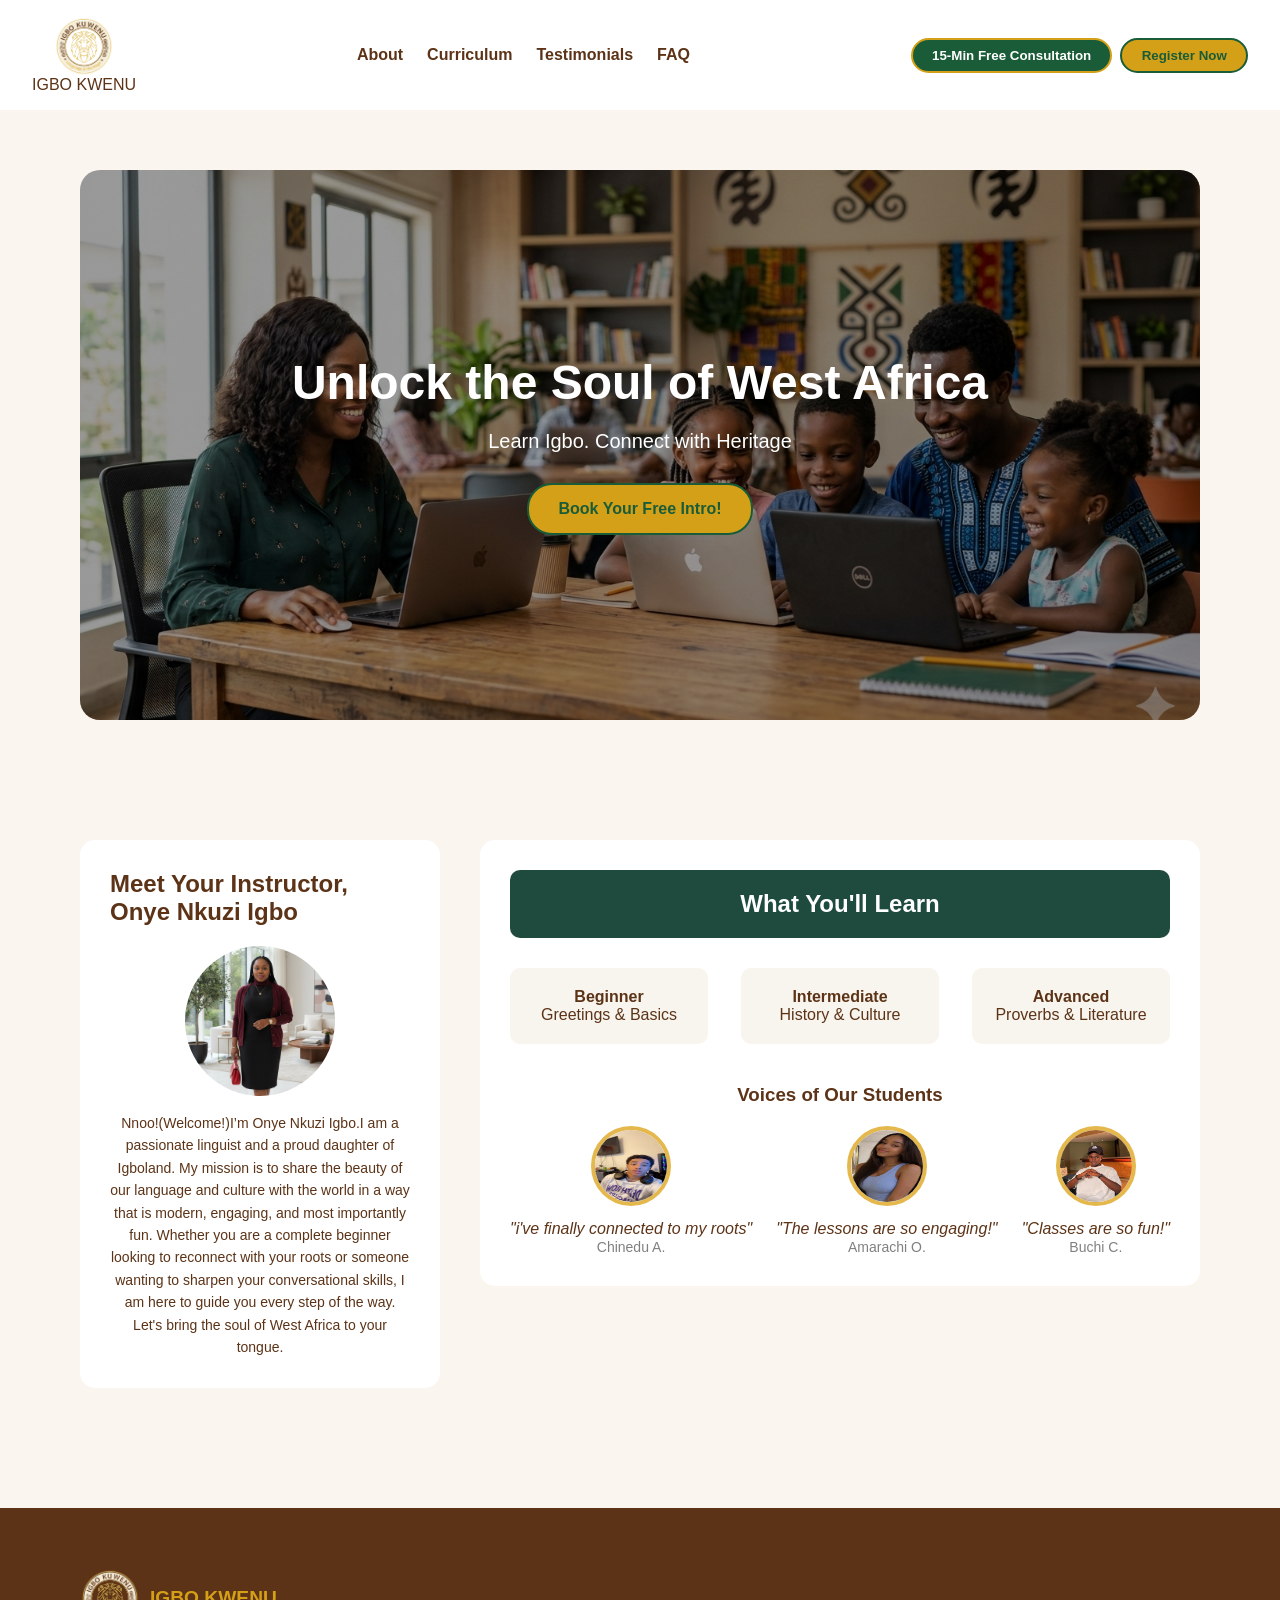
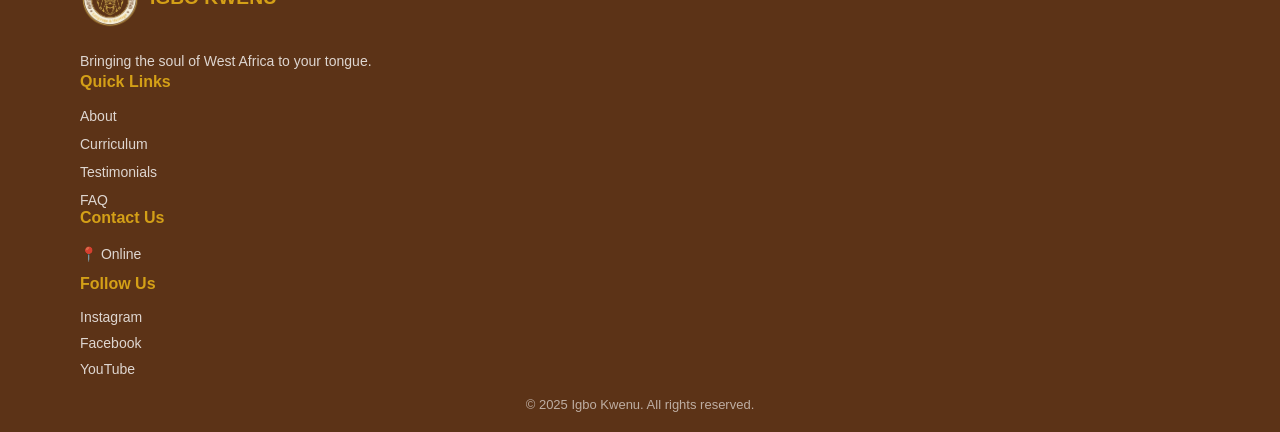
<file: index.htm>
<!DOCTYPE html>
<html lang="en">
<head>
    <meta charset="UTF-8">
    <meta name="viewport" content="width=device-width, initial-scale=1.0">
    <title>Learn Igbo with Ijeoma</title>
    <link rel="stylesheet" href="style.css">
    <script src="script.js"></script>
    <link rel="shortcut icon" href="LIWI.png" type="image/x-icon">
</head>
<body>
    <!-- Navbar -->
    <header>
        <nav class="navbar">
            <div class="logo">
                <img src="LIWI.png" alt="IGBO KWENU" />
                <div class="company-name">IGBO KWENU</div>
            </div>
            <ul>
                <li><a href="#">About</a></li>
                <li><a href="#curriculum">Curriculum</a></li>
                <li><a href="#testimonials">Testimonials</a></li>
                <li><a href="#">FAQ</a></li>
            </ul>
            <div class="nav-buttons">
                <button class="btn-outline">
                    <a href="Consultation.html">15-Min Free Consultation</a>
                </button>
                <button class="btn-primary">
                    <a href="Registration.html">Register Now</a>
                </button>
            </div>
        </nav>
    </header>

    <!-- HERO SECTION -->
    <section class="hero-section">
        <div class="hero-container">
            <div class="hero-content">
                <h1>Unlock the Soul of West Africa</h1>
                <p>Learn Igbo. Connect with Heritage</p>
                <button class="btn-primary">
                    <a href="Consultation.html"><strong>Book Your Free Intro!</strong></a>
                </button>
            </div>
        </div>
    </section>

    <section class="info-section">

    <!-- Instructor Card -->
    <div class="instructor-card">
        <h2>Meet Your Instructor, Onye Nkuzi Igbo</h2>

        <div class="instructor-content">
            <img src="Instructor.jpg" alt="Instructor">

            <p>
                Nnoo!(Welcome!)I’m Onye Nkuzi Igbo.I am a passionate linguist and a proud daughter of Igboland. My mission is to share the beauty of our language and culture with the world in a way that is modern, engaging, and most importantly fun.
                Whether you are a complete beginner looking to reconnect with your roots or someone wanting to sharpen your conversational skills, I am here to guide you every step of the way.
                Let's bring the soul of West Africa to your tongue.
            </p>
        </div>
    </div>


    <!-- Learning Card -->
     <section id="curriculum">
        <div class="learn-card">

        <h2 class="learn-title">What You'll Learn</h2>

        <div class="learn-boxes">

            <div class="box">
                <h4>Beginner</h4>
                <p>Greetings & Basics</p>
            </div>

            <div class="box">
                <h4>Intermediate</h4>
                <p>History & Culture</p>
            </div>

            <div class="box">
                <h4>Advanced</h4>
                <p>Proverbs & Literature</p>
            </div>

        </div>
        <section id="testimonials">
          <h3 class="student-title">Voices of Our Students</h3>

        <div class="students">

            <div class="student">
                <img src="dent.jpg">
                <p>"i've finally connected to my roots"</p>
                <span>Chinedu A.</span>
            </div>

            <div class="student">
                <img src="stu.webp">
                <p>"The lessons are so engaging!"</p>
                <span>Amarachi O.</span>
            </div>

            <div class="student">
                <img src="kid.jpg">
                <p>"Classes are so fun!"</p>
                <span>Buchi C.</span>
            </div>

        </div>  
        </section>
     </section>

    </div>

</section>

<footer>
    <div class="footer-brand">
    <div class="footer-logo">
        <img src="LIWI.png" alt="IGBO KWENU">
        <div class="company-name">IGBO KWENU</div>
    </div>
    <p>Bringing the soul of West Africa to your tongue.</p>
</div>

        <div class="footer-links">
            <h4>Quick Links</h4>
            <ul>
                <li><a href="#">About</a></li>
                <li><a href="#curriculum">Curriculum</a></li>
                <li><a href="#testimonials">Testimonials</a></li>
                <li><a href="#">FAQ</a></li>
            </ul>
        </div>

        <div class="footer-contact">
            <h4>Contact Us</h4>
            <p>📍 Online</p>
        </div>

        <div class="footer-social">
            <h4>Follow Us</h4>
            <div class="social-icons">
                <a href="https://www.instagram.com/ijeemi/?hl=en">Instagram</a>
                <a href="#">Facebook</a>
                <a href="https://www.youtube.com/@OnyeNkuzi_igbo">YouTube</a>
            </div>
        </div>
    </div>

    <div class="footer-bottom">
        <p>© 2025 Igbo Kwenu. All rights reserved.</p>
    </div>

</footer>    
</body>

</html>
</file>
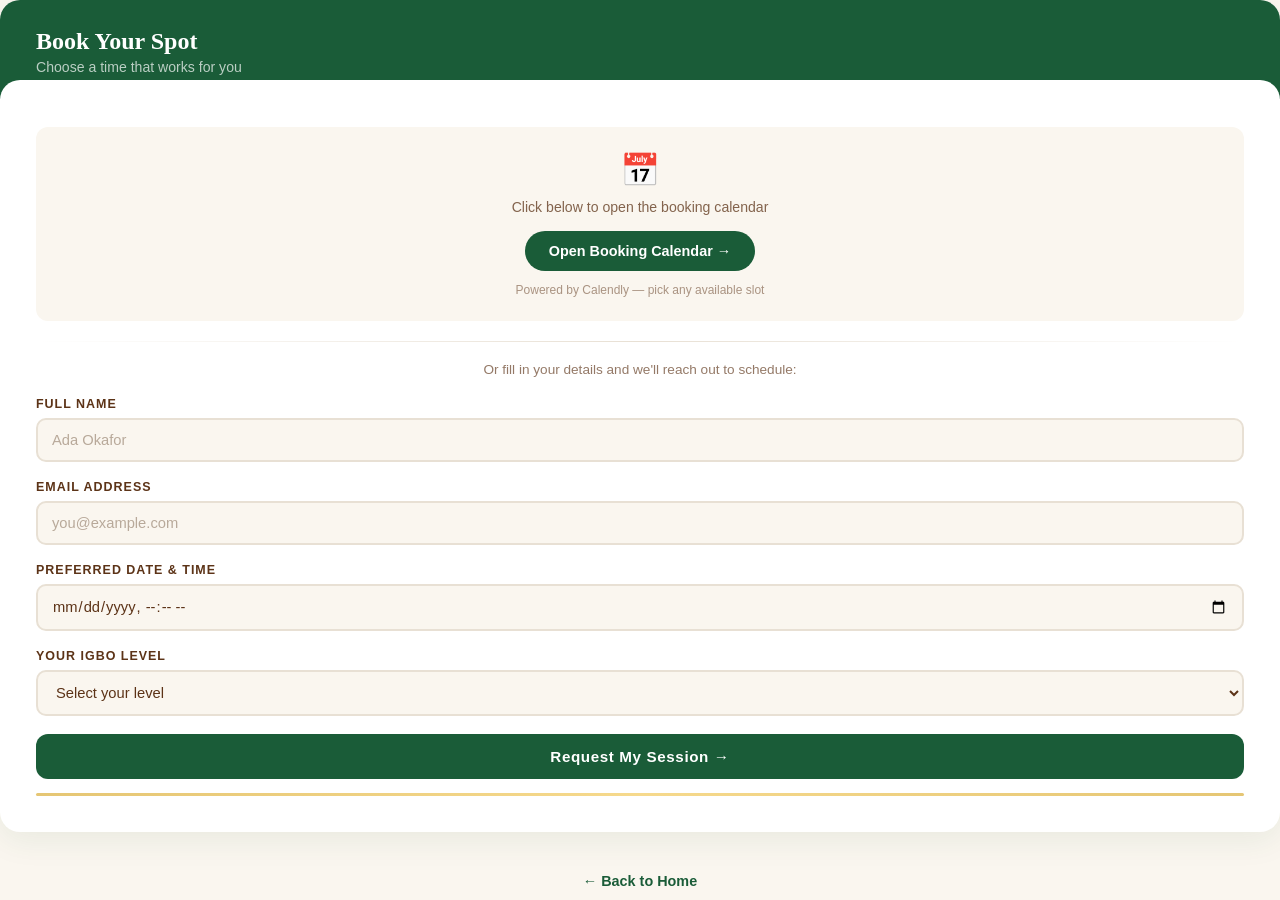
<file: Consultation.html>
<!DOCTYPE html>
<html lang="en">
<head>
    <meta charset="UTF-8">
    <meta name="viewport" content="width=device-width, initial-scale=1.0">
    <title>15 Minutes Consultation</title>
    <link rel="shortcut icon" href="LIWI.png" type="image/x-icon">
    <link rel="stylesheet" href="Consultation.css">
    <script src="Consultation.js"></script>
</head>
<body>
    <!-- RIGHT — Booking Card -->
            <div class="booking-card">
                <div class="booking-header">
                    <h2>Book Your Spot</h2>
                    <p>Choose a time that works for you</p>
                </div>

                <div class="booking-body">
                    <div class="calendly-placeholder">
                        <div class="calendly-icon">📅</div>
                        <p>Click below to open the booking calendar</p>
                        <a href="YOUR_CALENDLY_LINK" target="_blank" class="btn-book">
                            Open Booking Calendar →
                        </a>
                        <span class="calendly-note">Powered by Calendly — pick any available slot</span>
                    </div>

                    <div class="divider"></div>

                    <p class="or-text">Or fill in your details and we'll reach out to schedule:</p>

                    <form id="consultForm">
                        <div class="form-group">
                            <label for="name">Full Name</label>
                            <input type="text" id="name" name="name" placeholder="Ada Okafor" required>
                        </div>
                        <div class="form-group">
                            <label for="email">Email Address</label>
                            <input type="email" id="email" name="email" placeholder="you@example.com" required>
                        </div>
                        <div class="form-group">
                            <label for="datetime">Preferred Date & Time</label>
                            <input type="datetime-local" id="datetime" name="datetime" required>
                        </div>
                        <div class="form-group">
                            <label for="level">Your Igbo Level</label>
                            <select id="level" name="level">
                                <option value="">Select your level</option>
                                <option value="beginner">Complete Beginner</option>
                                <option value="some">I know a few words</option>
                                <option value="intermediate">Intermediate</option>
                                <option value="reconnecting">Reconnecting with heritage</option>
                            </select>
                        </div>
                        <button type="submit" class="btn-submit">Request My Session →</button>
                        <div class="gold-bar"></div>
                    </form>
                </div>
            </div>

        </div>

        <!-- BACK LINK -->
        <div class="back-link">
            <a href="index.htm">← Back to Home</a>
        </div>

    </main>
</body>
</html>
</file>
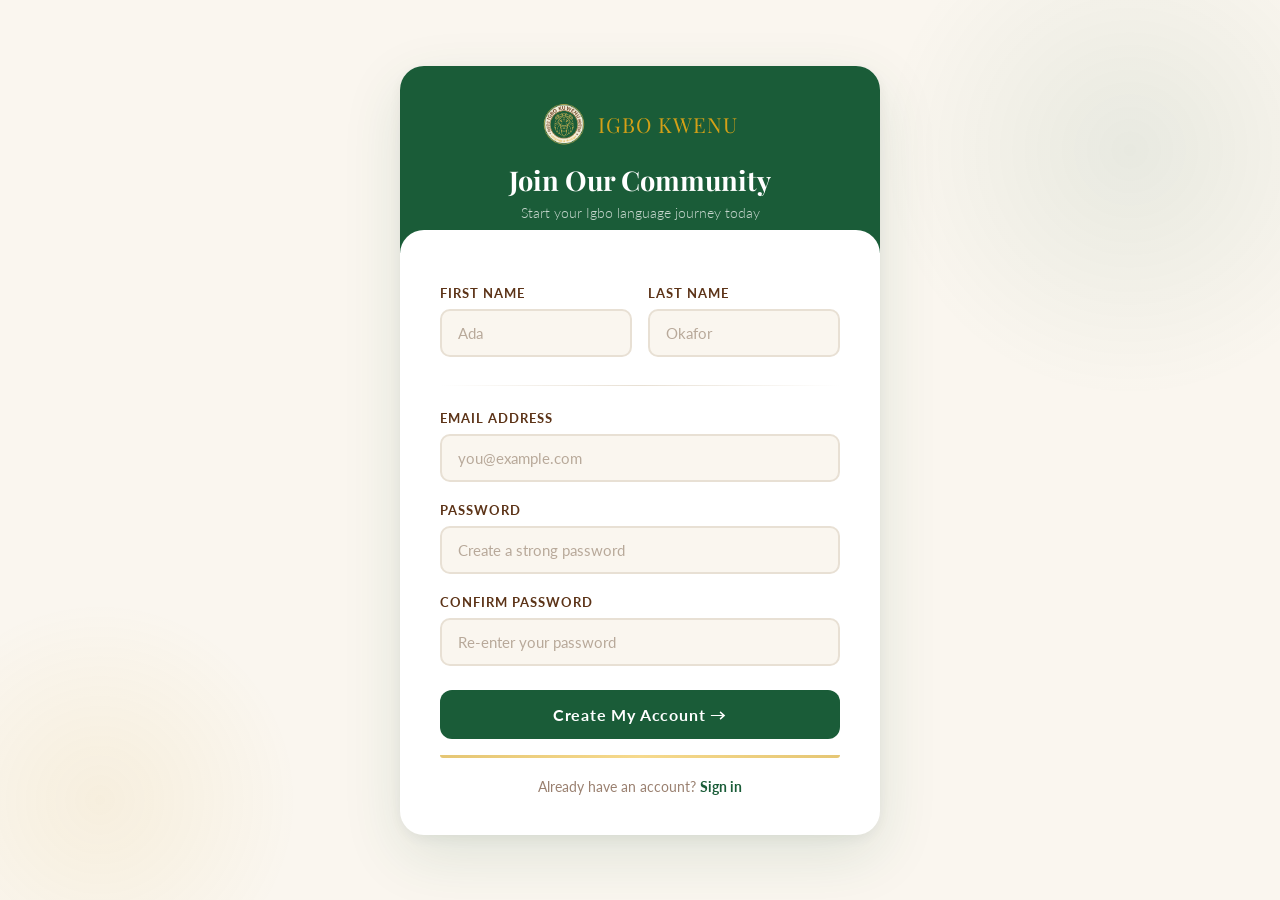
<file: Registration.html>
<!DOCTYPE html>
<html lang="en">
<head>
    <meta charset="UTF-8">
    <meta name="viewport" content="width=device-width, initial-scale=1.0">
    <title>Registration — Igbo Kwenu</title>
    <link rel="shortcut icon" href="LIWI.png" type="image/x-icon">
    <link href="https://fonts.googleapis.com/css2?family=Playfair+Display:wght@500;700&family=Lato:wght@300;400;700&display=swap" rel="stylesheet">
    <link rel="stylesheet" href="registration.css">
    <script src="registration.js"></script>
</head>
<body>

    <div class="registration-card">

        <div class="card-header">
            <div class="brand">
                <img src="LIWI.png" alt="Igbo Kwenu Logo">
                <span class="brand-name">IGBO KWENU</span>
            </div>
            <h1>Join Our Community</h1>
            <p>Start your Igbo language journey today</p>
        </div>

        <div class="card-body">
            <form action="submit_registration.php" method="post">

                <div class="form-row">
                    <div class="form-group">
                        <label for="firstname">First Name</label>
                        <input type="text" id="firstname" name="firstname" placeholder="Ada" required>
                    </div>
                    <div class="form-group">
                        <label for="lastname">Last Name</label>
                        <input type="text" id="lastname" name="lastname" placeholder="Okafor" required>
                    </div>
                </div>

                <div class="divider"></div>

                <div class="form-group">
                    <label for="email">Email Address</label>
                    <input type="email" id="email" name="email" placeholder="you@example.com" required>
                </div>

                <div class="form-group">
                    <label for="password">Password</label>
                    <input type="password" id="password" name="password" placeholder="Create a strong password" required>
                </div>

                <div class="form-group">
                    <label for="confirm_password">Confirm Password</label>
                    <input type="password" id="confirm_password" name="confirm_password" placeholder="Re-enter your password" required>
                </div>

                <button type="submit" class="btn-register">Create My Account →</button>
                <div class="gold-bar"></div>

            </form>

            <p class="login-link">Already have an account? <a href="signin.html">Sign in</a></p>
        </div>

    </div>

</body>
</html>
</file>
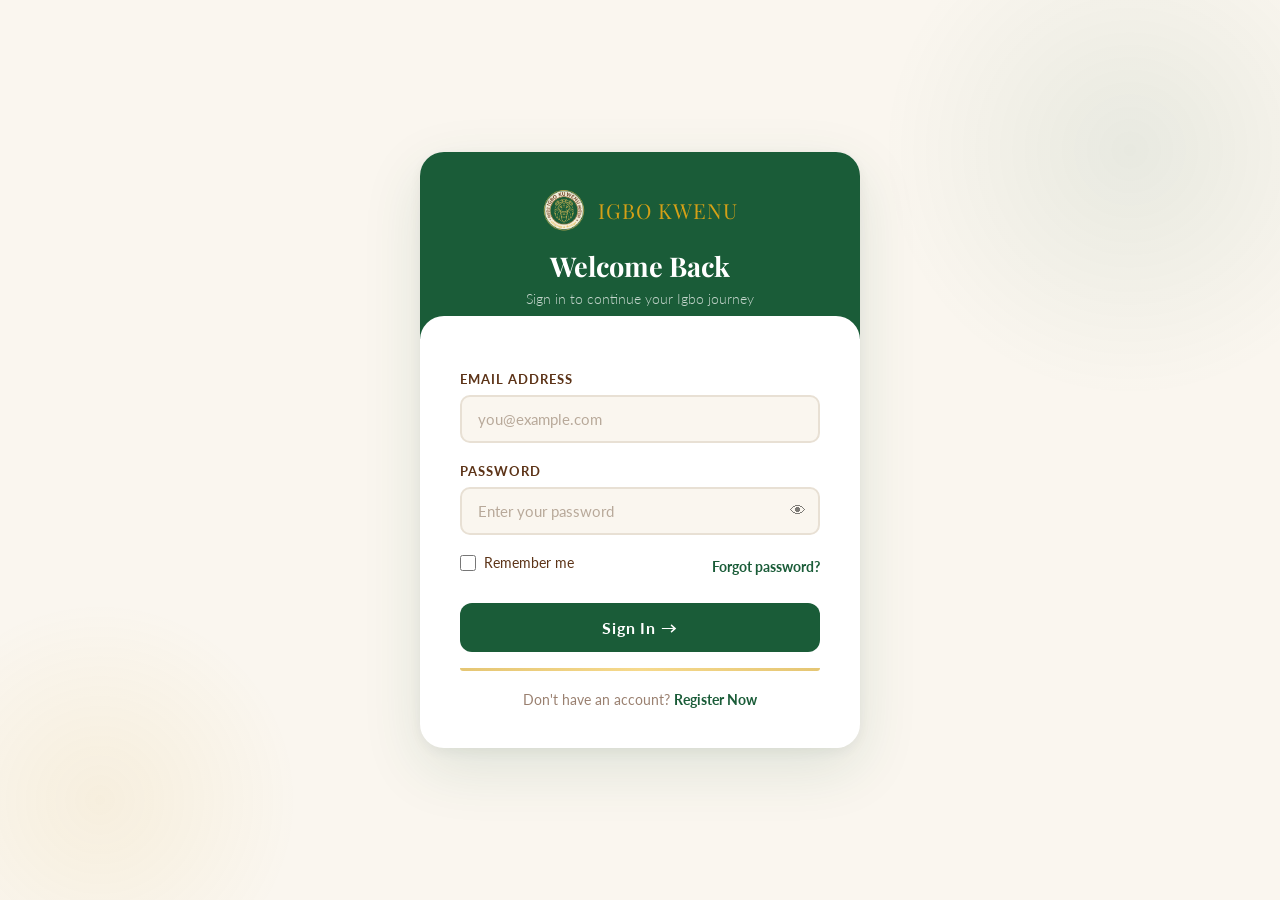
<file: signin.html>
<!DOCTYPE html>
<html lang="en">
<head>
    <meta charset="UTF-8">
    <meta name="viewport" content="width=device-width, initial-scale=1.0">
    <title>Sign In — Igbo Kwenu</title>
    <link rel="shortcut icon" href="LIWI.png" type="image/x-icon">
    <link href="https://fonts.googleapis.com/css2?family=Playfair+Display:wght@500;700&family=Lato:wght@300;400;700&display=swap" rel="stylesheet">
    <link rel="stylesheet" href="signin.css">
    <script src="registration.js"></script>
</head>
<body>

    <div class="login-card">

        <div class="card-header">
            <div class="brand">
                <img src="LIWI.png" alt="Igbo Kwenu Logo">
                <span class="brand-name">IGBO KWENU</span>
            </div>
            <h1>Welcome Back</h1>
            <p>Sign in to continue your Igbo journey</p>
        </div>

        <div class="card-body">
            <form id="loginForm">

                <div class="form-group">
                    <label for="email">Email Address</label>
                    <input type="email" id="email" name="email" placeholder="you@example.com" required>
                </div>

                <div class="form-group">
                    <label for="password">Password</label>
                    <div class="password-wrapper">
                        <input type="password" id="password" name="password" placeholder="Enter your password" required>
                        <button type="button" class="toggle-password" id="togglePassword">👁</button>
                    </div>
                </div>

                <div class="form-options">
                    <label class="remember-me">
                        <input type="checkbox" id="remember"> Remember me
                    </label>
                    <a href="#" class="forgot-link">Forgot password?</a>
                </div>

                <button type="submit" class="btn-login">Sign In →</button>
                <div class="gold-bar"></div>

            </form>

            <p class="register-link">Don't have an account? <a href="Registration.html">Register Now</a></p>
        </div>

    </div>

    
</body>
</html>
</file>
<file: style.css>
/* Color Palette Variables */
:root {
    --primary-green: #1A5C38;
    --accent-gold: #D4A017;
    --bg-cream: #FAF6EF;
    --text-brown: #5C3317;
    --white: #ffffff;
}

/* RESET */
* {
    margin: 0;
    padding: 0;
    box-sizing: border-box;
}

body {
    font-family: 'Segoe UI', Tahoma, Geneva, Verdana, sans-serif;
    background-color: var(--bg-cream);
    color: var(--text-brown);
    margin: 0;
}

/* ─── NAVBAR ─────────────────────────────────────────────── */
header {
    background-color: var(--white);
    padding: 1rem 2rem;
    position: sticky;
    top: 0;
    z-index: 1000;
    transition: transform 0.25s ease-in-out, box-shadow 0.25s ease-in-out;
    will-change: transform;
}

/* hide header when scrolling down, show when scrolling up */
header.nav-hidden {
    transform: translateY(-100%);
    box-shadow: none;
}

.navbar {
    display: flex;
    justify-content: space-between;
    align-items: center;
}

.navbar a,
.navbar li {
    color: var(--text-brown);
    text-decoration: none;
    font-weight: bold;
}

.navbar ul {
    list-style: none;
    display: flex;
    gap: 1.5rem;
}

.logo img {
    max-width: 60px;
    display: block;
    margin: 0 auto;
}

.company-name {
    color: var(--text-brown);
    font-size: 1rem;
    text-align: center;
}

/* ─── BUTTONS (single source of truth) ───────────────────── */
.nav-buttons {
    display: flex;
    align-items: center;
    gap: 0.5rem;
}

.nav-buttons button {
    padding: 0.5rem 1.2rem;
    border-radius: 25px;
    cursor: pointer;
    font-weight: bold;
    transition: transform 0.2s ease;
}

/* "Book a Consultation" – green fill, gold border */
.btn-outline {
    background-color: var(--primary-green);
    color: var(--white);
    border: 2px solid var(--accent-gold);
}

.btn-outline:hover {
    transform: scale(1.05);
}

/* "Register" – white fill, green text, green border */
.btn-primary {
    background-color: var(--accent-gold);
    color: var(--primary-green);
    border: 2px solid var(--primary-green);
}

.btn-primary:hover {
    transform: scale(1.05);
}

.btn-primary a,
.btn-outline a {
    color: inherit;
    text-decoration: none;
}

/* ─── HERO ────────────────────────────────────────────────── */
.hero-section {
    background-color: var(--bg-cream);
    padding: 60px 80px;
}

.hero-container {
    max-width: 1200px;
    width: 100%;
    height: 550px;
    margin: auto;

    background-image: url("Igbo.png");
    background-size: cover;
    background-position: center;
    background-repeat: no-repeat;

    border-radius: 20px;
    position: relative;
    overflow: hidden;

    display: flex;
    align-items: center;
    justify-content: center;
}

/* dark overlay */
.hero-container::before {
    content: "";
    position: absolute;
    inset: 0;
    background: rgba(0, 0, 0, 0.4);
}

.hero-content {
    position: relative;
    z-index: 2;
    text-align: center;
    color: white;
    padding: 20px;
}

.hero-content h1 {
    font-size: 48px;
    margin-bottom: 20px;
}

.hero-content p {
    font-size: 20px;
    margin-bottom: 30px;
}

/* hero CTA button – gold fill, green text */
.hero-content .btn-primary {
    padding: 15px 30px;
    font-size: 16px;
    background-color: var(--accent-gold);
    color: var(--primary-green);
    border: 2px solid var(--primary-green);
    border-radius: 25px;
}

/* ─── INFO SECTION ────────────────────────────────────────── */
.info-section {
    background: var(--bg-cream);
    padding: 60px 80px;
    display: grid;
    grid-template-columns: 1fr 2fr;
    gap: 40px;
}

/* ─── INSTRUCTOR CARD ─────────────────────────────────────── */
.instructor-card {
    background: white;
    padding: 30px;
    border-radius: 15px;
}

/* Image on top, text below */
.instructor-content {
    display: flex;
    flex-direction: column;
    align-items: center;
    text-align: center;
    gap: 16px;
    margin-top: 20px;
}

.instructor-content img {
    width: 150px;
    height: 150px;
    border-radius: 50%;
    object-fit: cover;
    flex-shrink: 0;
}

.instructor-content p {
    font-size: 14px;
    line-height: 1.6;
}


/* ─── LEARN CARD ──────────────────────────────────────────── */
.learn-card {
    background: white;
    padding: 30px;
    border-radius: 15px;
}

.learn-title {
    background: #1F4B3F;
    color: white;
    padding: 20px;
    border-radius: 10px;
    text-align: center;
}

.learn-boxes {
    display: flex;
    justify-content: space-between;
    flex-wrap: wrap;
    margin-top: 30px;
}

.box {
    background: #F8F5EE;
    padding: 20px;
    border-radius: 10px;
    width: 30%;
    text-align: center;
}

/* ─── STUDENTS ────────────────────────────────────────────── */
.student-title {
    margin-top: 40px;
    text-align: center;
}

.students {
    display: flex;
    justify-content: space-between;
    flex-wrap: wrap;
    gap: 20px;
    margin-top: 20px;
}

.student {
    text-align: center;
}

.student img {
    width: 80px;
    height: 80px;
    border-radius: 50%;
    border: 4px solid #E4B84C;
}

.student p {
    margin-top: 10px;
    font-style: italic;
}

.student span {
    font-size: 14px;
    color: gray;
}

/* ─── FOOTER ──────────────────────────────────────────────── */
footer {
    background-color: var(--text-brown);
    color: var(--white);
    padding: 60px 80px 20px;
    margin-top: 60px;
}

.footer-container {
    display: grid;
    grid-template-columns: 2fr 1fr 1fr 1fr;
    gap: 40px;
    max-width: 1200px;
    margin: 0 auto;
    padding-bottom: 40px;
    border-bottom: 1px solid rgba(255, 255, 255, 0.2);
}

.footer-logo {
    display: flex;
    align-items: center;
    gap: 10px;
    margin-bottom: 12px;
}

.footer-brand img {
    width: 60px;
    margin-bottom: 10px;
}

.footer-brand .company-name {
    color: var(--accent-gold);
    font-size: 1.2rem;
    font-weight: bold;
    margin-bottom: 10px;
}

.footer-brand p {
    font-size: 14px;
    opacity: 0.8;
    line-height: 1.6;
}

.footer-links h4,
.footer-contact h4,
.footer-social h4 {
    color: var(--accent-gold);
    margin-bottom: 16px;
    font-size: 1rem;
}

.footer-links ul {
    list-style: none;
    display: flex;
    flex-direction: column;
    gap: 10px;
}

.footer-links ul a {
    color: var(--white);
    text-decoration: none;
    font-size: 14px;
    opacity: 0.8;
    transition: opacity 0.2s;
}

.footer-links ul a:hover {
    opacity: 1;
}

.footer-contact p {
    font-size: 14px;
    opacity: 0.8;
    margin-bottom: 10px;
    line-height: 1.6;
}

.social-icons {
    display: flex;
    flex-direction: column;
    gap: 10px;
}

.social-icons a {
    color: var(--white);
    text-decoration: none;
    font-size: 14px;
    opacity: 0.8;
    transition: opacity 0.2s;
}

.social-icons a:hover {
    opacity: 1;
    color: var(--accent-gold);
}

.footer-bottom {
    text-align: center;
    padding-top: 20px;
    font-size: 13px;
    opacity: 0.6;
}

/* ─── RESPONSIVE ──────────────────────────────────────────── */
@media (max-width: 768px) {

    /* Hero */
    .hero-section {
        padding: 20px;
    }

    .hero-container {
        height: 400px;
    }

    .hero-content h1 {
        font-size: 28px;
    }

    .hero-content p {
        font-size: 16px;
    }

    /* Info grid */
    .info-section {
        grid-template-columns: 1fr;
        padding: 20px;
        gap: 20px;
    }

    .learn-card {
        order: 1;
    }

    .instructor-card {
        order: 2;
    }

    .instructor-card,
    .learn-card {
        padding: 20px;
    }

    /* Learn boxes */
    .learn-boxes {
        flex-direction: column;
    }

    .box {
        width: 100%;
        margin-bottom: 10px;
    }

    /* Students */
    .students {
        flex-direction: column;
        align-items: center;
    }

    .student {
        width: 100%;
    }

    /* Navbar */
    .navbar {
        flex-direction: column;
        align-items: flex-start;
        gap: 1rem;
    }

    .navbar ul {
        flex-direction: column;
        gap: 0.75rem;
    }

    .nav-buttons {
        width: 100%;
        justify-content: flex-start;
        margin-top: 0.5rem;
    }

    footer {
        padding: 40px 20px 20px;
    }

    .footer-container {
        grid-template-columns: 1fr 1fr;
        gap: 30px;
    }

    .footer-brand {
        grid-column: 1 / -1;
    }
}

@media (min-width: 769px) and (max-width: 1200px) {
    header {
        padding: 0.75rem 1.5rem;
    }
}
</file>
<file: Consultation.css>
:root {
    --primary-green: #1A5C38;
    --accent-gold: #D4A017;
    --bg-cream: #FAF6EF;
    --text-brown: #5C3317;
    --white: #ffffff;
}

* { margin: 0; padding: 0; box-sizing: border-box; }

body {
    font-family: 'Lato', sans-serif;
    background-color: var(--bg-cream);
    color: var(--text-brown);
}

/* ─── HERO ────────────────────────────────────────────────── */
.consult-hero {
    background: var(--primary-green);
    padding: 50px 40px;
    text-align: center;
    position: relative;
    overflow: hidden;
}

.consult-hero::before {
    content: '';
    position: absolute;
    top: -80px; right: -80px;
    width: 300px; height: 300px;
    border-radius: 50%;
    background: rgba(212, 160, 23, 0.1);
    pointer-events: none;
}

.consult-hero::after {
    content: '';
    position: absolute;
    bottom: -60px; left: -60px;
    width: 200px; height: 200px;
    border-radius: 50%;
    background: rgba(255,255,255,0.05);
    pointer-events: none;
}

.hero-text {
    position: relative;
    z-index: 2;
    animation: fadeDown 0.6s ease both;
}

@keyframes fadeDown {
    from { opacity: 0; transform: translateY(-20px); }
    to   { opacity: 1; transform: translateY(0); }
}

.brand {
    display: flex;
    align-items: center;
    justify-content: center;
    gap: 12px;
    margin-bottom: 20px;
}

.brand img {
    width: 44px; height: 44px;
    object-fit: contain;
}

.brand-name {
    font-family: 'Playfair Display', serif;
    color: var(--accent-gold);
    font-size: 1.2rem;
    letter-spacing: 0.06em;
}

.consult-hero h1 {
    font-family: 'Playfair Display', serif;
    color: var(--white);
    font-size: 2.2rem;
    font-weight: 700;
    margin-bottom: 12px;
    line-height: 1.3;
}

.consult-hero p {
    color: rgba(255,255,255,0.75);
    font-size: 1rem;
    font-weight: 300;
}

/* ─── MAIN ────────────────────────────────────────────────── */
.consult-main {
    max-width: 1100px;
    margin: 0 auto;
    padding: 50px 30px 60px;
}

/* ─── PRICING BADGE ───────────────────────────────────────── */
.pricing-badge {
    display: flex;
    align-items: center;
    gap: 16px;
    background: var(--white);
    border-left: 5px solid var(--accent-gold);
    border-radius: 10px;
    padding: 16px 24px;
    margin-bottom: 40px;
    box-shadow: 0 4px 16px rgba(26,92,56,0.08);
    animation: slideUp 0.5s ease 0.1s both;
}

.badge-label {
    background: var(--accent-gold);
    color: var(--primary-green);
    font-weight: 700;
    font-size: 0.85rem;
    padding: 4px 12px;
    border-radius: 20px;
    white-space: nowrap;
}

.pricing-badge p {
    font-size: 0.9rem;
    color: var(--text-brown);
    opacity: 0.8;
}

/* ─── GRID ────────────────────────────────────────────────── */
.consult-grid {
    display: grid;
    grid-template-columns: 1fr 1fr;
    gap: 30px;
    animation: slideUp 0.5s ease 0.2s both;
}

@keyframes slideUp {
    from { opacity: 0; transform: translateY(24px); }
    to   { opacity: 1; transform: translateY(0); }
}

/* ─── EXPECT CARD ─────────────────────────────────────────── */
.expect-card {
    background: var(--white);
    border-radius: 20px;
    padding: 36px;
    box-shadow: 0 8px 32px rgba(26,92,56,0.08);
}

.expect-card h2 {
    font-family: 'Playfair Display', serif;
    font-size: 1.5rem;
    color: var(--primary-green);
    margin-bottom: 12px;
}

.expect-intro {
    font-size: 0.9rem;
    line-height: 1.6;
    opacity: 0.75;
    margin-bottom: 28px;
}

.expect-list {
    list-style: none;
    display: flex;
    flex-direction: column;
    gap: 20px;
    margin-bottom: 36px;
}

.expect-list li {
    display: flex;
    gap: 16px;
    align-items: flex-start;
}

.expect-list .icon {
    font-size: 1.4rem;
    flex-shrink: 0;
    margin-top: 2px;
}

.expect-list strong {
    display: block;
    font-size: 0.95rem;
    color: var(--text-brown);
    margin-bottom: 4px;
}

.expect-list p {
    font-size: 0.85rem;
    line-height: 1.5;
    opacity: 0.7;
}

/* ─── PRICING INFO ────────────────────────────────────────── */
.pricing-info {
    background: var(--bg-cream);
    border-radius: 12px;
    padding: 20px;
}

.pricing-info h3 {
    font-family: 'Playfair Display', serif;
    font-size: 1rem;
    color: var(--primary-green);
    margin-bottom: 16px;
}

.pricing-row {
    display: flex;
    gap: 12px;
}

.price-item {
    flex: 1;
    background: var(--white);
    border-radius: 10px;
    padding: 14px;
    text-align: center;
    border: 2px solid #E8E0D4;
}

.price-item.free {
    border-color: var(--accent-gold);
}

.price-tag {
    display: block;
    font-weight: 700;
    font-size: 1rem;
    color: var(--primary-green);
    margin-bottom: 4px;
}

.price-item.free .price-tag {
    color: var(--accent-gold);
}

.price-item p {
    font-size: 0.78rem;
    opacity: 0.7;
    line-height: 1.4;
}

/* ─── BOOKING CARD ────────────────────────────────────────── */
.booking-card {
    background: var(--white);
    border-radius: 20px;
    overflow: hidden;
    box-shadow: 0 8px 32px rgba(26,92,56,0.08);
}

.booking-header {
    background: var(--primary-green);
    padding: 28px 36px 24px;
    position: relative;
}

.booking-header::after {
    content: '';
    position: absolute;
    bottom: -1px; left: 0; right: 0;
    height: 20px;
    background: var(--white);
    border-radius: 20px 20px 0 0;
}

.booking-header h2 {
    font-family: 'Playfair Display', serif;
    color: var(--white);
    font-size: 1.5rem;
    margin-bottom: 4px;
}

.booking-header p {
    color: rgba(255,255,255,0.7);
    font-size: 0.88rem;
}

.booking-body {
    padding: 28px 36px 36px;
}

/* Calendly block */
.calendly-placeholder {
    background: var(--bg-cream);
    border-radius: 12px;
    padding: 24px;
    text-align: center;
    margin-bottom: 8px;
}

.calendly-icon {
    font-size: 2rem;
    margin-bottom: 10px;
}

.calendly-placeholder p {
    font-size: 0.88rem;
    opacity: 0.75;
    margin-bottom: 16px;
}

.btn-book {
    display: inline-block;
    background: var(--primary-green);
    color: var(--white);
    text-decoration: none;
    padding: 12px 24px;
    border-radius: 25px;
    font-weight: 700;
    font-size: 0.9rem;
    transition: background 0.2s, transform 0.2s;
    margin-bottom: 12px;
}

.btn-book:hover {
    background: #154d2f;
    transform: translateY(-2px);
}

.calendly-note {
    display: block;
    font-size: 0.75rem;
    opacity: 0.5;
}

/* Divider */
.divider {
    height: 1px;
    background: linear-gradient(to right, transparent, #E8E0D4, transparent);
    margin: 20px 0;
}

.or-text {
    font-size: 0.85rem;
    opacity: 0.65;
    margin-bottom: 20px;
    text-align: center;
}

/* Form */
.form-group {
    margin-bottom: 18px;
}

label {
    display: block;
    font-size: 0.78rem;
    font-weight: 700;
    color: var(--text-brown);
    text-transform: uppercase;
    letter-spacing: 0.08em;
    margin-bottom: 7px;
}

input, select {
    width: 100%;
    padding: 12px 14px;
    border: 2px solid #E8E0D4;
    border-radius: 10px;
    font-family: 'Lato', sans-serif;
    font-size: 0.92rem;
    color: var(--text-brown);
    background: var(--bg-cream);
    outline: none;
    transition: border-color 0.2s, box-shadow 0.2s, background 0.2s;
}

input::placeholder { color: #B8A99A; }

input:focus, select:focus {
    border-color: var(--primary-green);
    background: var(--white);
    box-shadow: 0 0 0 4px rgba(26,92,56,0.08);
}

input:valid:not(:placeholder-shown) {
    border-color: var(--accent-gold);
}

.btn-submit {
    width: 100%;
    padding: 14px;
    background: var(--primary-green);
    color: var(--white);
    border: none;
    border-radius: 12px;
    font-family: 'Lato', sans-serif;
    font-size: 0.95rem;
    font-weight: 700;
    cursor: pointer;
    letter-spacing: 0.04em;
    transition: background 0.2s, transform 0.2s, box-shadow 0.2s;
    position: relative;
    overflow: hidden;
}

.btn-submit::before {
    content: '';
    position: absolute;
    top: 0; left: -100%;
    width: 100%; height: 100%;
    background: linear-gradient(90deg, transparent, rgba(255,255,255,0.15), transparent);
    transition: left 0.4s ease;
}

.btn-submit:hover {
    background: #154d2f;
    transform: translateY(-2px);
    box-shadow: 0 8px 24px rgba(26,92,56,0.3);
}

.btn-submit:hover::before { left: 100%; }
.btn-submit:active { transform: translateY(0); }

.gold-bar {
    height: 3px;
    background: linear-gradient(to right, var(--accent-gold), #f0c040, var(--accent-gold));
    border-radius: 2px;
    margin-top: 14px;
    opacity: 0.6;
}

/* ─── BACK LINK ───────────────────────────────────────────── */
.back-link {
    text-align: center;
    margin-top: 40px;
}

.back-link a {
    color: var(--primary-green);
    text-decoration: none;
    font-weight: 700;
    font-size: 0.9rem;
    transition: color 0.2s;
}

.back-link a:hover { color: var(--accent-gold); }

/* ─── ERROR MSG ───────────────────────────────────────────── */
.error-msg {
    color: #e53e3e;
    font-size: 0.78rem;
    margin-top: 5px;
    font-weight: 600;
}

/* ─── RESPONSIVE ──────────────────────────────────────────── */
@media (max-width: 768px) {
    .consult-hero h1 { font-size: 1.6rem; }
    .consult-main    { padding: 30px 20px 40px; }

    .consult-grid {
        grid-template-columns: 1fr;
    }

    .pricing-badge {
        flex-direction: column;
        align-items: flex-start;
        gap: 8px;
    }

    .expect-card,
    .booking-body { padding: 24px; }

    .booking-header { padding: 24px 24px 20px; }

    .pricing-row { flex-direction: column; }
}
</file>
<file: registration.css>
:root {
    --primary-green: #1A5C38;
    --accent-gold: #D4A017;
    --bg-cream: #FAF6EF;
    --text-brown: #5C3317;
    --white: #ffffff;
}

* { margin: 0; padding: 0; box-sizing: border-box; }

body {
    font-family: 'Lato', sans-serif;
    background-color: var(--bg-cream);
    min-height: 100vh;
    display: flex;
    align-items: center;
    justify-content: center;
    padding: 40px 20px;
    position: relative;
    overflow-x: hidden;
}

body::before {
    content: '';
    position: fixed;
    top: -100px; right: -100px;
    width: 500px; height: 500px;
    border-radius: 50%;
    background: radial-gradient(circle, rgba(26,92,56,0.08) 0%, transparent 70%);
    pointer-events: none;
}

body::after {
    content: '';
    position: fixed;
    bottom: -100px; left: -100px;
    width: 400px; height: 400px;
    border-radius: 50%;
    background: radial-gradient(circle, rgba(212,160,23,0.08) 0%, transparent 70%);
    pointer-events: none;
}

.registration-card {
    background: var(--white);
    border-radius: 24px;
    box-shadow: 0 20px 60px rgba(26,92,56,0.12), 0 4px 16px rgba(0,0,0,0.06);
    width: 100%;
    max-width: 480px;
    overflow: hidden;
    animation: slideUp 0.5s ease both;
}

@keyframes slideUp {
    from { opacity: 0; transform: translateY(30px); }
    to   { opacity: 1; transform: translateY(0); }
}

/* ─── CARD HEADER ─────────────────────────────────────────── */
.card-header {
    background: var(--primary-green);
    padding: 36px 40px 32px;
    text-align: center;
    position: relative;
}

.card-header::after {
    content: '';
    position: absolute;
    bottom: -1px; left: 0; right: 0;
    height: 24px;
    background: var(--white);
    border-radius: 24px 24px 0 0;
}

.brand {
    display: flex;
    align-items: center;
    justify-content: center;
    gap: 12px;
    margin-bottom: 16px;
}

.brand img {
    width: 44px;
    height: 44px;
    object-fit: contain;
}

.brand-name {
    font-family: 'Playfair Display', serif;
    color: var(--accent-gold);
    font-size: 1.3rem;
    letter-spacing: 0.05em;
}

.card-header h1 {
    font-family: 'Playfair Display', serif;
    color: var(--white);
    font-size: 1.7rem;
    font-weight: 700;
    margin-bottom: 6px;
}

.card-header p {
    color: rgba(255,255,255,0.75);
    font-size: 0.9rem;
    font-weight: 300;
}

/* ─── CARD BODY ───────────────────────────────────────────── */
.card-body { padding: 32px 40px 40px; }

.form-row {
    display: grid;
    grid-template-columns: 1fr 1fr;
    gap: 16px;
}

.form-group { margin-bottom: 20px; }

label {
    display: block;
    font-size: 0.8rem;
    font-weight: 700;
    color: var(--text-brown);
    text-transform: uppercase;
    letter-spacing: 0.08em;
    margin-bottom: 8px;
}

input {
    width: 100%;
    padding: 13px 16px;
    border: 2px solid #E8E0D4;
    border-radius: 10px;
    font-family: 'Lato', sans-serif;
    font-size: 0.95rem;
    color: var(--text-brown);
    background: var(--bg-cream);
    transition: border-color 0.2s ease, box-shadow 0.2s ease, background 0.2s ease;
    outline: none;
}

input::placeholder { color: #B8A99A; }

input:focus {
    border-color: var(--primary-green);
    background: var(--white);
    box-shadow: 0 0 0 4px rgba(26,92,56,0.08);
}

input:valid:not(:placeholder-shown) {
    border-color: var(--accent-gold);
}

.divider {
    height: 1px;
    background: linear-gradient(to right, transparent, #E8E0D4, transparent);
    margin: 8px 0 24px;
}

/* ─── BUTTON ──────────────────────────────────────────────── */
.btn-register {
    width: 100%;
    padding: 15px;
    background: var(--primary-green);
    color: var(--white);
    border: none;
    border-radius: 12px;
    font-family: 'Lato', sans-serif;
    font-size: 1rem;
    font-weight: 700;
    letter-spacing: 0.05em;
    cursor: pointer;
    transition: background 0.2s ease, transform 0.2s ease, box-shadow 0.2s ease;
    position: relative;
    overflow: hidden;
    margin-top: 4px;
}

.btn-register::before {
    content: '';
    position: absolute;
    top: 0; left: -100%;
    width: 100%; height: 100%;
    background: linear-gradient(90deg, transparent, rgba(255,255,255,0.15), transparent);
    transition: left 0.4s ease;
}

.btn-register:hover {
    background: #154d2f;
    transform: translateY(-2px);
    box-shadow: 0 8px 24px rgba(26,92,56,0.3);
}

.btn-register:hover::before { left: 100%; }
.btn-register:active { transform: translateY(0); }

.gold-bar {
    height: 3px;
    background: linear-gradient(to right, var(--accent-gold), #f0c040, var(--accent-gold));
    border-radius: 0 0 4px 4px;
    margin-top: 16px;
    opacity: 0.6;
}

.login-link {
    text-align: center;
    margin-top: 20px;
    font-size: 0.875rem;
    color: #9A8070;
}

.login-link a {
    color: var(--primary-green);
    font-weight: 700;
    text-decoration: none;
    transition: color 0.2s;
}

.login-link a:hover { color: var(--accent-gold); }

/* ─── RESPONSIVE ──────────────────────────────────────────── */
@media (max-width: 520px) {
    .card-header { padding: 28px 24px 26px; }
    .card-body   { padding: 28px 24px 32px; }
    .form-row    { grid-template-columns: 1fr; gap: 0; }
}
</file>
<file: signin.css>
:root {
    --primary-green: #1A5C38;
    --accent-gold: #D4A017;
    --bg-cream: #FAF6EF;
    --text-brown: #5C3317;
    --white: #ffffff;
}

* { margin: 0; padding: 0; box-sizing: border-box; }

body {
    font-family: 'Lato', sans-serif;
    background-color: var(--bg-cream);
    min-height: 100vh;
    display: flex;
    align-items: center;
    justify-content: center;
    padding: 40px 20px;
    position: relative;
    overflow-x: hidden;
}

body::before {
    content: '';
    position: fixed;
    top: -100px; right: -100px;
    width: 500px; height: 500px;
    border-radius: 50%;
    background: radial-gradient(circle, rgba(26,92,56,0.08) 0%, transparent 70%);
    pointer-events: none;
}

body::after {
    content: '';
    position: fixed;
    bottom: -100px; left: -100px;
    width: 400px; height: 400px;
    border-radius: 50%;
    background: radial-gradient(circle, rgba(212,160,23,0.08) 0%, transparent 70%);
    pointer-events: none;
}

/* ─── CARD ────────────────────────────────────────────────── */
.login-card {
    background: var(--white);
    border-radius: 24px;
    box-shadow: 0 20px 60px rgba(26,92,56,0.12), 0 4px 16px rgba(0,0,0,0.06);
    width: 100%;
    max-width: 440px;
    overflow: hidden;
    animation: slideUp 0.5s ease both;
}

@keyframes slideUp {
    from { opacity: 0; transform: translateY(30px); }
    to   { opacity: 1; transform: translateY(0); }
}

/* ─── HEADER ──────────────────────────────────────────────── */
.card-header {
    background: var(--primary-green);
    padding: 36px 40px 32px;
    text-align: center;
    position: relative;
}

.card-header::after {
    content: '';
    position: absolute;
    bottom: -1px; left: 0; right: 0;
    height: 24px;
    background: var(--white);
    border-radius: 24px 24px 0 0;
}

.brand {
    display: flex;
    align-items: center;
    justify-content: center;
    gap: 12px;
    margin-bottom: 16px;
}

.brand img {
    width: 44px; height: 44px;
    object-fit: contain;
}

.brand-name {
    font-family: 'Playfair Display', serif;
    color: var(--accent-gold);
    font-size: 1.3rem;
    letter-spacing: 0.05em;
}

.card-header h1 {
    font-family: 'Playfair Display', serif;
    color: var(--white);
    font-size: 1.7rem;
    font-weight: 700;
    margin-bottom: 6px;
}

.card-header p {
    color: rgba(255,255,255,0.75);
    font-size: 0.9rem;
    font-weight: 300;
}

/* ─── BODY ────────────────────────────────────────────────── */
.card-body { padding: 32px 40px 40px; }

.form-group { margin-bottom: 20px; }

label {
    display: block;
    font-size: 0.8rem;
    font-weight: 700;
    color: var(--text-brown);
    text-transform: uppercase;
    letter-spacing: 0.08em;
    margin-bottom: 8px;
}

input[type="email"],
input[type="password"],
input[type="text"] {
    width: 100%;
    padding: 13px 16px;
    border: 2px solid #E8E0D4;
    border-radius: 10px;
    font-family: 'Lato', sans-serif;
    font-size: 0.95rem;
    color: var(--text-brown);
    background: var(--bg-cream);
    transition: border-color 0.2s ease, box-shadow 0.2s ease, background 0.2s ease;
    outline: none;
}

input[type="email"]::placeholder,
input[type="password"]::placeholder {
    color: #B8A99A;
}

input[type="email"]:focus,
input[type="password"]:focus {
    border-color: var(--primary-green);
    background: var(--white);
    box-shadow: 0 0 0 4px rgba(26,92,56,0.08);
}

/* ─── PASSWORD TOGGLE ─────────────────────────────────────── */
.password-wrapper {
    position: relative;
}

.password-wrapper input {
    padding-right: 48px;
}

.toggle-password {
    position: absolute;
    right: 14px;
    top: 50%;
    transform: translateY(-50%);
    background: none;
    border: none;
    cursor: pointer;
    font-size: 1rem;
    opacity: 0.5;
    transition: opacity 0.2s;
    padding: 0;
}

.toggle-password:hover { opacity: 1; }

/* ─── FORM OPTIONS ────────────────────────────────────────── */
.form-options {
    display: flex;
    justify-content: space-between;
    align-items: center;
    margin-bottom: 24px;
}

.remember-me {
    display: flex;
    align-items: center;
    gap: 8px;
    font-size: 0.85rem;
    font-weight: 400;
    text-transform: none;
    letter-spacing: 0;
    color: var(--text-brown);
    cursor: pointer;
}

.remember-me input[type="checkbox"] {
    width: 16px;
    height: 16px;
    accent-color: var(--primary-green);
    cursor: pointer;
}

.forgot-link {
    font-size: 0.85rem;
    color: var(--primary-green);
    text-decoration: none;
    font-weight: 700;
    transition: color 0.2s;
}

.forgot-link:hover { color: var(--accent-gold); }

/* ─── BUTTON ──────────────────────────────────────────────── */
.btn-login {
    width: 100%;
    padding: 15px;
    background: var(--primary-green);
    color: var(--white);
    border: none;
    border-radius: 12px;
    font-family: 'Lato', sans-serif;
    font-size: 1rem;
    font-weight: 700;
    letter-spacing: 0.05em;
    cursor: pointer;
    transition: background 0.2s ease, transform 0.2s ease, box-shadow 0.2s ease;
    position: relative;
    overflow: hidden;
}

.btn-login::before {
    content: '';
    position: absolute;
    top: 0; left: -100%;
    width: 100%; height: 100%;
    background: linear-gradient(90deg, transparent, rgba(255,255,255,0.15), transparent);
    transition: left 0.4s ease;
}

.btn-login:hover {
    background: #154d2f;
    transform: translateY(-2px);
    box-shadow: 0 8px 24px rgba(26,92,56,0.3);
}

.btn-login:hover::before { left: 100%; }
.btn-login:active { transform: translateY(0); }

.gold-bar {
    height: 3px;
    background: linear-gradient(to right, var(--accent-gold), #f0c040, var(--accent-gold));
    border-radius: 0 0 4px 4px;
    margin-top: 16px;
    opacity: 0.6;
}

.register-link {
    text-align: center;
    margin-top: 20px;
    font-size: 0.875rem;
    color: #9A8070;
}

.register-link a {
    color: var(--primary-green);
    font-weight: 700;
    text-decoration: none;
    transition: color 0.2s;
}

.register-link a:hover { color: var(--accent-gold); }

/* ─── ERROR MESSAGE ───────────────────────────────────────── */
.error-msg {
    color: #e53e3e;
    font-size: 0.78rem;
    margin-top: 5px;
    font-weight: 600;
}

/* ─── RESPONSIVE ──────────────────────────────────────────── */
@media (max-width: 520px) {
    .card-header { padding: 28px 24px 26px; }
    .card-body   { padding: 28px 24px 32px; }
}
</file>
